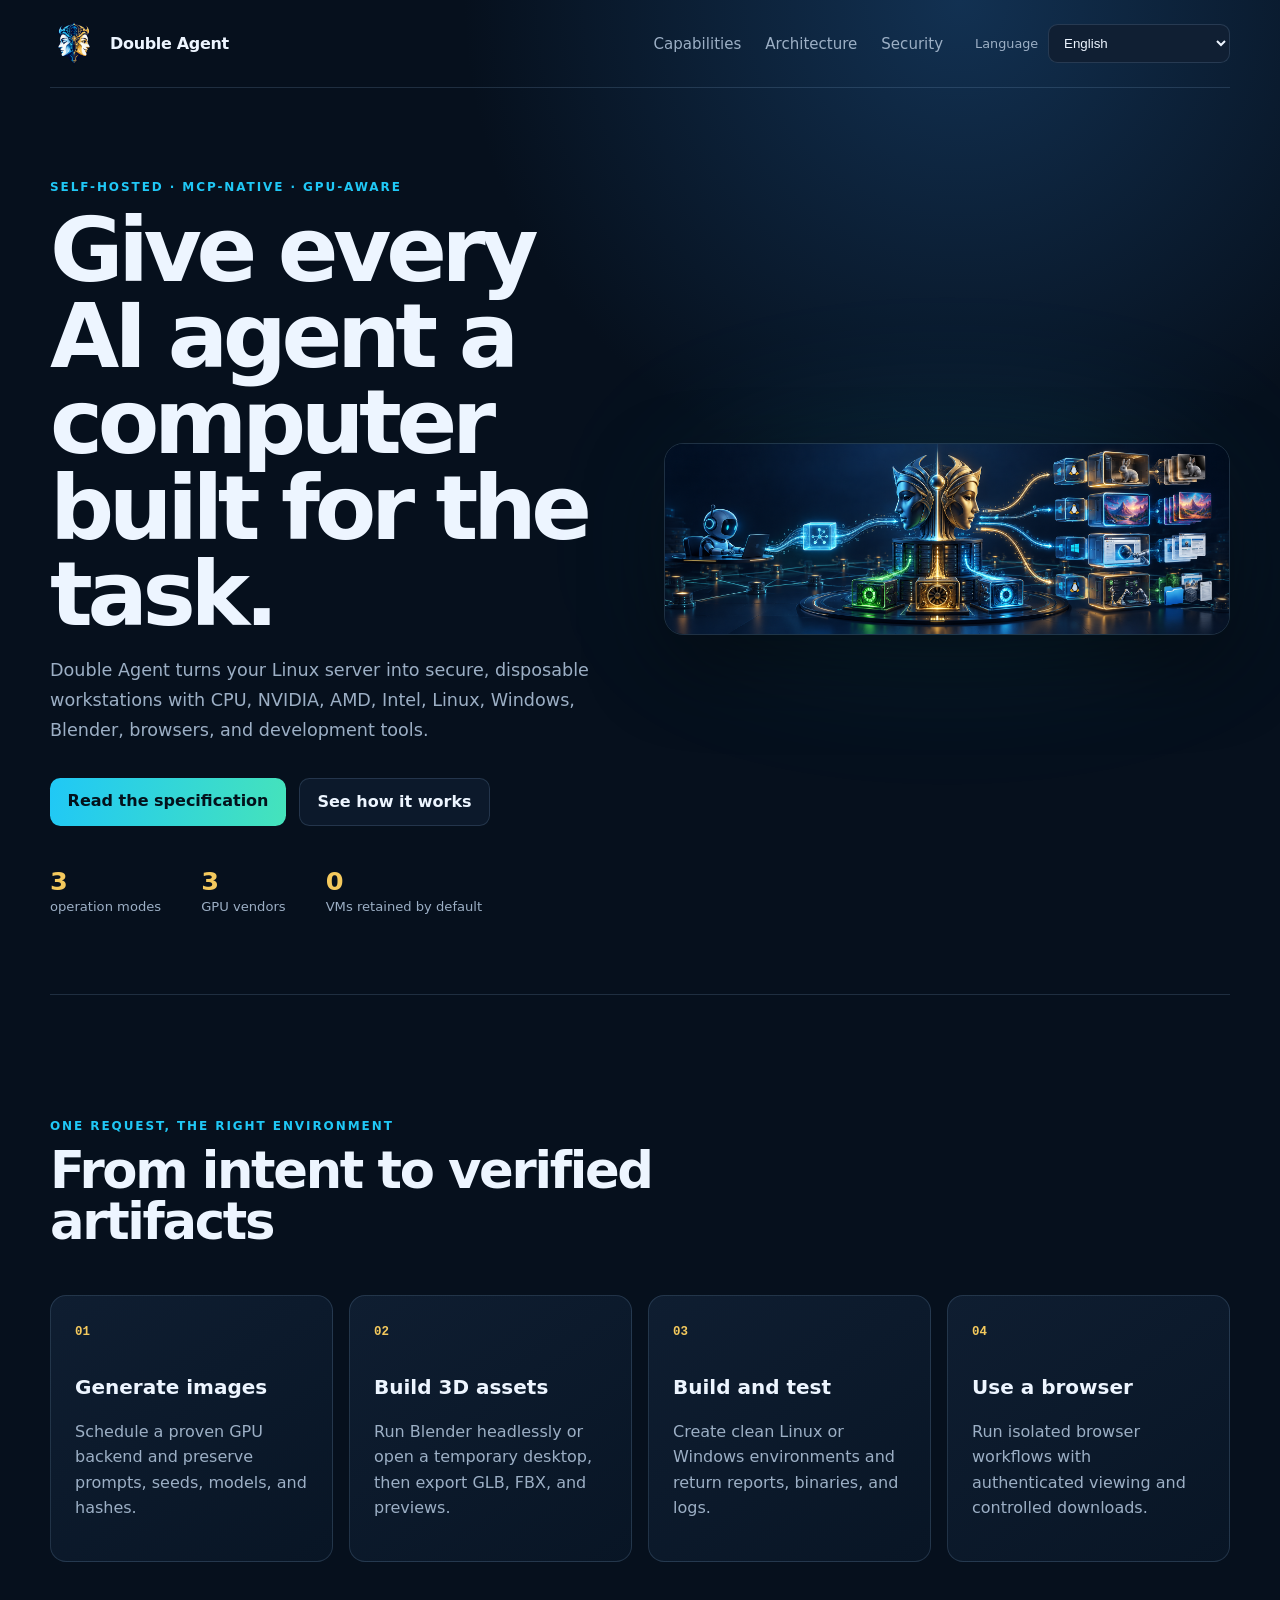
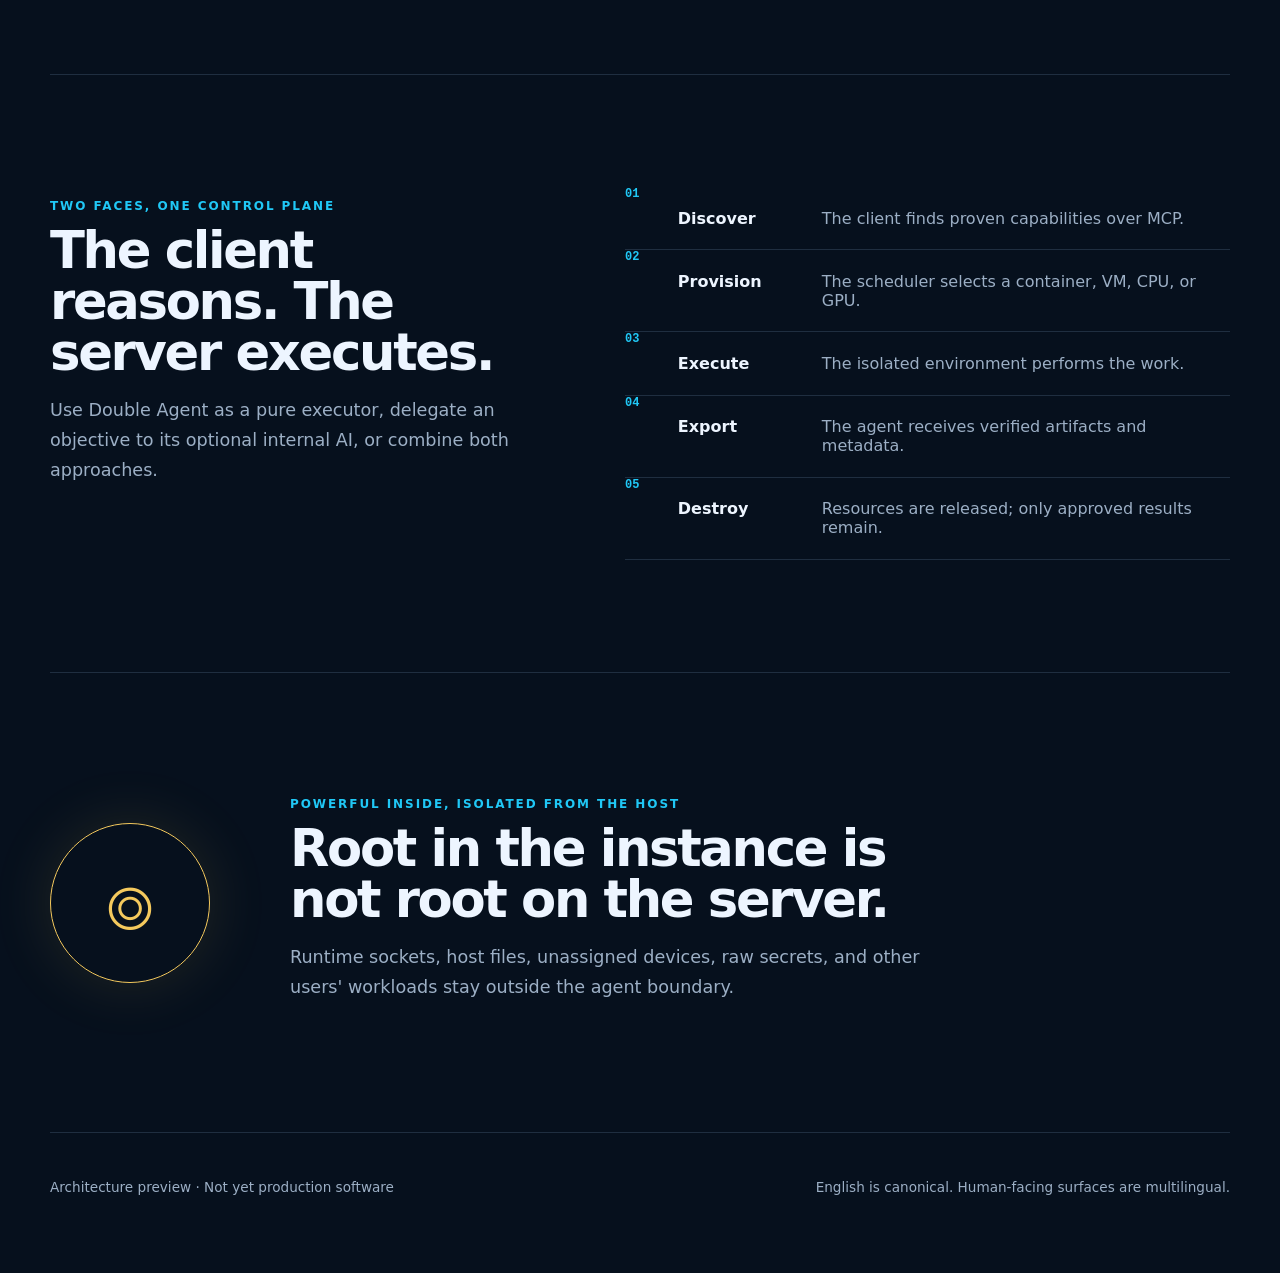
<file: web/index.html>
<!doctype html>
<html lang="en">
  <head>
    <meta charset="utf-8" />
    <meta name="viewport" content="width=device-width, initial-scale=1" />
    <meta name="theme-color" content="#07111f" />
    <link rel="icon" href="../assets/double-agent-logo.png" type="image/png" />
    <meta
      name="description"
      content="Double Agent orchestrates disposable AI workstations, GPU workloads, containers, and virtual machines on your local infrastructure."
    />
    <title>Double Agent — Local infrastructure for AI agents</title>
    <link rel="stylesheet" href="./styles.css" />
    <script src="./app.js" defer></script>
  </head>
  <body>
    <a class="skip-link" href="#main" data-i18n="accessibility.skip">Skip to content</a>
    <header class="site-header">
      <a class="brand" href="#top" aria-label="Double Agent home">
        <img src="../assets/double-agent-logo.png" alt="" width="48" height="48" />
        <span>Double Agent</span>
      </a>
      <nav aria-label="Primary navigation">
        <a href="#capabilities" data-i18n="nav.capabilities">Capabilities</a>
        <a href="#architecture" data-i18n="nav.architecture">Architecture</a>
        <a href="#security" data-i18n="nav.security">Security</a>
      </nav>
      <form class="language-form" aria-label="Language selection">
        <label for="language" data-i18n="language.label">Language</label>
        <select id="language" name="language">
          <option value="en">English</option>
          <option value="pt-BR">Português do Brasil</option>
        </select>
      </form>
    </header>

    <main id="main">
      <section class="hero" id="top">
        <div class="hero-copy">
          <p class="eyebrow" data-i18n="hero.eyebrow">SELF-HOSTED · MCP-NATIVE · GPU-AWARE</p>
          <h1 data-i18n="hero.title">Give every AI agent a computer built for the task.</h1>
          <p class="hero-description" data-i18n="hero.description">
            Double Agent turns your Linux server into secure, disposable workstations with CPU,
            NVIDIA, AMD, Intel, Linux, Windows, Blender, browsers, and development tools.
          </p>
          <div class="hero-actions">
            <a class="button primary" href="../README.md" data-i18n="hero.readDocs">Read the specification</a>
            <a class="button secondary" href="#architecture" data-i18n="hero.seeHow">See how it works</a>
          </div>
          <dl class="stats" aria-label="Project highlights">
            <div><dt data-i18n="stats.modesValue">3</dt><dd data-i18n="stats.modesLabel">operation modes</dd></div>
            <div><dt data-i18n="stats.vendorsValue">3</dt><dd data-i18n="stats.vendorsLabel">GPU vendors</dd></div>
            <div><dt data-i18n="stats.retainedValue">0</dt><dd data-i18n="stats.retainedLabel">VMs retained by default</dd></div>
          </dl>
        </div>
        <div class="hero-visual" aria-hidden="true">
          <img src="../assets/double-agent-hero.png" alt="" />
        </div>
      </section>

      <section class="section" id="capabilities">
        <p class="eyebrow" data-i18n="capabilities.eyebrow">ONE REQUEST, THE RIGHT ENVIRONMENT</p>
        <h2 data-i18n="capabilities.title">From intent to verified artifacts</h2>
        <div class="card-grid">
          <article class="card"><span>01</span><h3 data-i18n="capabilities.imagesTitle">Generate images</h3><p data-i18n="capabilities.imagesBody">Schedule a proven GPU backend and preserve prompts, seeds, models, and hashes.</p></article>
          <article class="card"><span>02</span><h3 data-i18n="capabilities.blenderTitle">Build 3D assets</h3><p data-i18n="capabilities.blenderBody">Run Blender headlessly or open a temporary desktop, then export GLB, FBX, and previews.</p></article>
          <article class="card"><span>03</span><h3 data-i18n="capabilities.testTitle">Build and test</h3><p data-i18n="capabilities.testBody">Create clean Linux or Windows environments and return reports, binaries, and logs.</p></article>
          <article class="card"><span>04</span><h3 data-i18n="capabilities.browseTitle">Use a browser</h3><p data-i18n="capabilities.browseBody">Run isolated browser workflows with authenticated viewing and controlled downloads.</p></article>
        </div>
      </section>

      <section class="section architecture" id="architecture">
        <div>
          <p class="eyebrow" data-i18n="architecture.eyebrow">TWO FACES, ONE CONTROL PLANE</p>
          <h2 data-i18n="architecture.title">The client reasons. The server executes.</h2>
          <p data-i18n="architecture.body">Use Double Agent as a pure executor, delegate an objective to its optional internal AI, or combine both approaches.</p>
        </div>
        <ol class="flow">
          <li><strong data-i18n="architecture.step1Title">Discover</strong><span data-i18n="architecture.step1Body">The client finds proven capabilities over MCP.</span></li>
          <li><strong data-i18n="architecture.step2Title">Provision</strong><span data-i18n="architecture.step2Body">The scheduler selects a container, VM, CPU, or GPU.</span></li>
          <li><strong data-i18n="architecture.step3Title">Execute</strong><span data-i18n="architecture.step3Body">The isolated environment performs the work.</span></li>
          <li><strong data-i18n="architecture.step4Title">Export</strong><span data-i18n="architecture.step4Body">The agent receives verified artifacts and metadata.</span></li>
          <li><strong data-i18n="architecture.step5Title">Destroy</strong><span data-i18n="architecture.step5Body">Resources are released; only approved results remain.</span></li>
        </ol>
      </section>

      <section class="section security" id="security">
        <div class="security-mark" aria-hidden="true">⌾</div>
        <div>
          <p class="eyebrow" data-i18n="security.eyebrow">POWERFUL INSIDE, ISOLATED FROM THE HOST</p>
          <h2 data-i18n="security.title">Root in the instance is not root on the server.</h2>
          <p data-i18n="security.body">Runtime sockets, host files, unassigned devices, raw secrets, and other users' workloads stay outside the agent boundary.</p>
        </div>
      </section>
    </main>

    <footer>
      <p data-i18n="footer.status">Architecture preview · Not yet production software</p>
      <p><span data-i18n="footer.language">English is canonical. Human-facing surfaces are multilingual.</span></p>
    </footer>
    <div id="language-status" class="sr-only" role="status" aria-live="polite"></div>
  </body>
</html>
</file>
<file: web/styles.css>
:root {
  color-scheme: dark;
  --background: #06101d;
  --surface: #0b1728;
  --surface-raised: #101f33;
  --text: #edf5ff;
  --muted: #9cafc5;
  --cyan: #20c8f6;
  --gold: #f4c95d;
  --line: rgba(143, 182, 219, 0.18);
  --max-width: 1180px;
  font-family: Inter, ui-sans-serif, system-ui, -apple-system, BlinkMacSystemFont, "Segoe UI", sans-serif;
}

* { box-sizing: border-box; }
html { scroll-behavior: smooth; }
body { margin: 0; color: var(--text); background: radial-gradient(circle at 75% 0%, #123152 0, transparent 31rem), var(--background); }
a { color: inherit; }
.skip-link { position: fixed; top: -5rem; left: 1rem; z-index: 10; background: var(--gold); color: #111; padding: .8rem 1rem; border-radius: .5rem; }
.skip-link:focus { top: 1rem; }
.site-header { width: min(calc(100% - 2rem), var(--max-width)); margin: 0 auto; min-height: 5.5rem; display: flex; align-items: center; gap: 2rem; border-bottom: 1px solid var(--line); }
.brand { display: inline-flex; align-items: center; gap: .75rem; font-weight: 800; text-decoration: none; letter-spacing: -.02em; }
.brand img { object-fit: contain; }
nav { display: flex; gap: 1.5rem; margin-left: auto; }
nav a { color: var(--muted); text-decoration: none; font-size: .94rem; }
nav a:hover, nav a:focus-visible { color: var(--text); }
.language-form { display: flex; align-items: center; gap: .6rem; }
.language-form label { font-size: .8rem; color: var(--muted); }
select { color: var(--text); background: var(--surface-raised); border: 1px solid var(--line); border-radius: .6rem; padding: .6rem 2rem .6rem .7rem; }
main, footer { width: min(calc(100% - 2rem), var(--max-width)); margin-inline: auto; }
.hero { min-height: 42rem; display: grid; grid-template-columns: 1fr 1fr; align-items: center; gap: 3rem; padding: 5rem 0; }
.eyebrow { color: var(--cyan); letter-spacing: .16em; font-weight: 800; font-size: .75rem; }
h1 { max-width: 15ch; margin: .8rem 0 1.2rem; font-size: clamp(3rem, 7vw, 5.8rem); line-height: .96; letter-spacing: -.06em; }
h2 { margin: .7rem 0 1.1rem; max-width: 18ch; font-size: clamp(2.2rem, 4vw, 3.8rem); line-height: 1; letter-spacing: -.045em; }
.hero-description, .architecture > div > p:last-child, .security p:last-child { max-width: 60ch; color: var(--muted); font-size: 1.1rem; line-height: 1.7; }
.hero-actions { display: flex; flex-wrap: wrap; gap: .8rem; margin: 2rem 0; }
.button { display: inline-block; padding: .85rem 1.1rem; border-radius: .65rem; text-decoration: none; font-weight: 750; }
.button.primary { background: linear-gradient(100deg, var(--cyan), #45e3bb); color: #03121c; }
.button.secondary { border: 1px solid var(--line); background: rgba(16,31,51,.7); }
.stats { display: flex; gap: 2.5rem; margin: 2.5rem 0 0; }
.stats div { display: grid; }
.stats dt { font-size: 1.6rem; font-weight: 850; color: var(--gold); }
.stats dd { margin: .2rem 0 0; color: var(--muted); font-size: .82rem; }
.hero-visual { position: relative; }
.hero-visual::before { content: ""; position: absolute; inset: 8% 5%; border-radius: 50%; background: rgba(32,200,246,.18); filter: blur(5rem); }
.hero-visual img { position: relative; width: 100%; border: 1px solid var(--line); border-radius: 1.2rem; box-shadow: 0 2rem 5rem rgba(0,0,0,.45); }
.section { padding: 7rem 0; border-top: 1px solid var(--line); }
.card-grid { display: grid; grid-template-columns: repeat(4, 1fr); gap: 1rem; margin-top: 3rem; }
.card { min-height: 15rem; padding: 1.5rem; border: 1px solid var(--line); border-radius: 1rem; background: linear-gradient(145deg, rgba(16,31,51,.92), rgba(9,22,38,.92)); }
.card span { color: var(--gold); font: 700 .78rem ui-monospace, monospace; }
.card h3 { margin-top: 2.2rem; font-size: 1.25rem; }
.card p { color: var(--muted); line-height: 1.6; }
.architecture { display: grid; grid-template-columns: .9fr 1.1fr; gap: 5rem; }
.flow { margin: 0; padding: 0; list-style: none; counter-reset: flow; }
.flow li { position: relative; display: grid; grid-template-columns: 8rem 1fr; gap: 1rem; padding: 1.35rem 1.2rem 1.35rem 3.3rem; border-bottom: 1px solid var(--line); }
.flow li::before { counter-increment: flow; content: "0" counter(flow); position: absolute; left: 0; color: var(--cyan); font: 700 .75rem ui-monospace, monospace; }
.flow span { color: var(--muted); }
.security { display: grid; grid-template-columns: 12rem 1fr; align-items: center; gap: 3rem; }
.security-mark { display: grid; place-items: center; width: 10rem; height: 10rem; border: 1px solid var(--gold); border-radius: 50%; color: var(--gold); font-size: 5rem; box-shadow: 0 0 4rem rgba(244,201,93,.12); }
footer { display: flex; justify-content: space-between; gap: 2rem; padding: 2rem 0 4rem; border-top: 1px solid var(--line); color: var(--muted); font-size: .85rem; }
.sr-only { position: absolute; width: 1px; height: 1px; padding: 0; margin: -1px; overflow: hidden; clip: rect(0,0,0,0); white-space: nowrap; border: 0; }
:focus-visible { outline: 3px solid var(--gold); outline-offset: 3px; }

@media (max-width: 850px) {
  nav { display: none; }
  .site-header { gap: 1rem; }
  .language-form { margin-left: auto; }
  .language-form label { position: absolute; width: 1px; height: 1px; overflow: hidden; clip: rect(0,0,0,0); }
  .hero, .architecture { grid-template-columns: 1fr; }
  .hero { padding-top: 3rem; }
  .card-grid { grid-template-columns: repeat(2, 1fr); }
  .security { grid-template-columns: 1fr; }
}

@media (max-width: 520px) {
  .brand span { display: none; }
  .card-grid { grid-template-columns: 1fr; }
  .stats { gap: 1.2rem; }
  .flow li { grid-template-columns: 1fr; }
  footer { display: block; }
}

@media (prefers-reduced-motion: reduce) {
  html { scroll-behavior: auto; }
}
</file>
